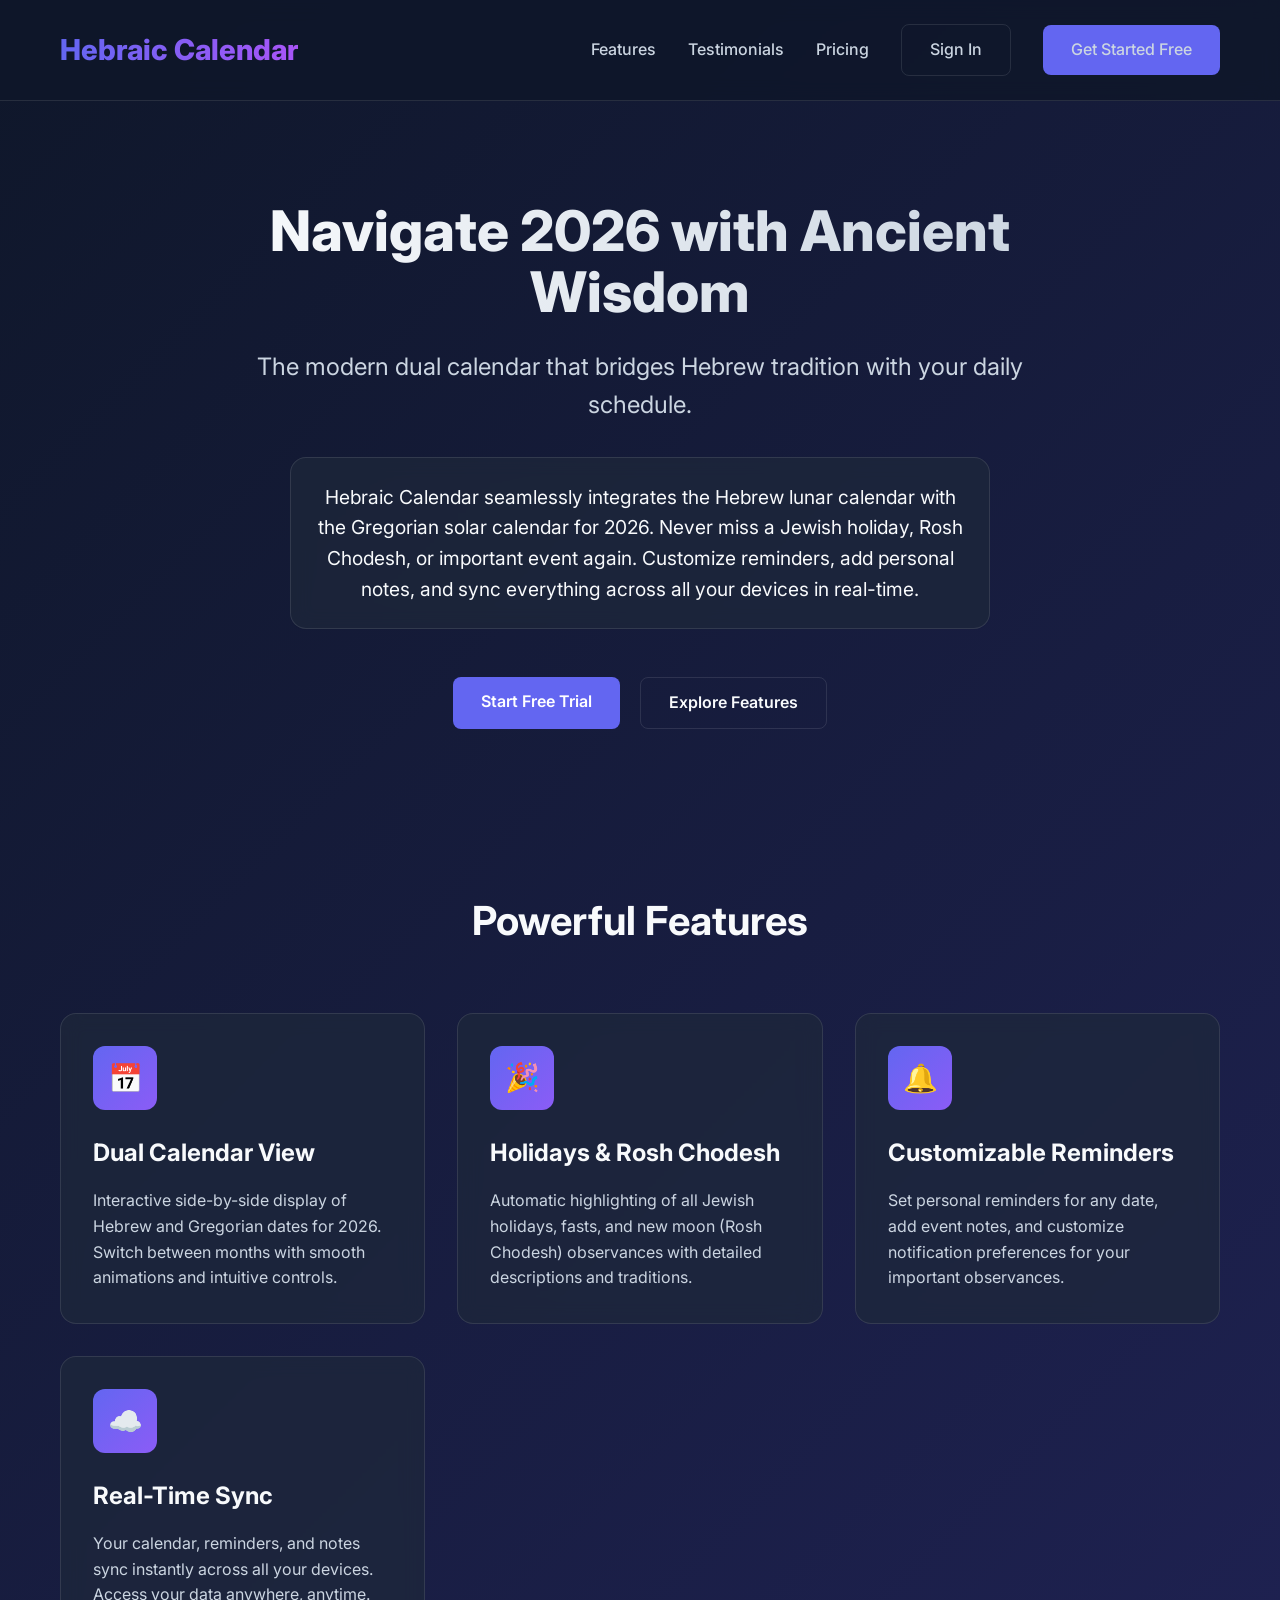
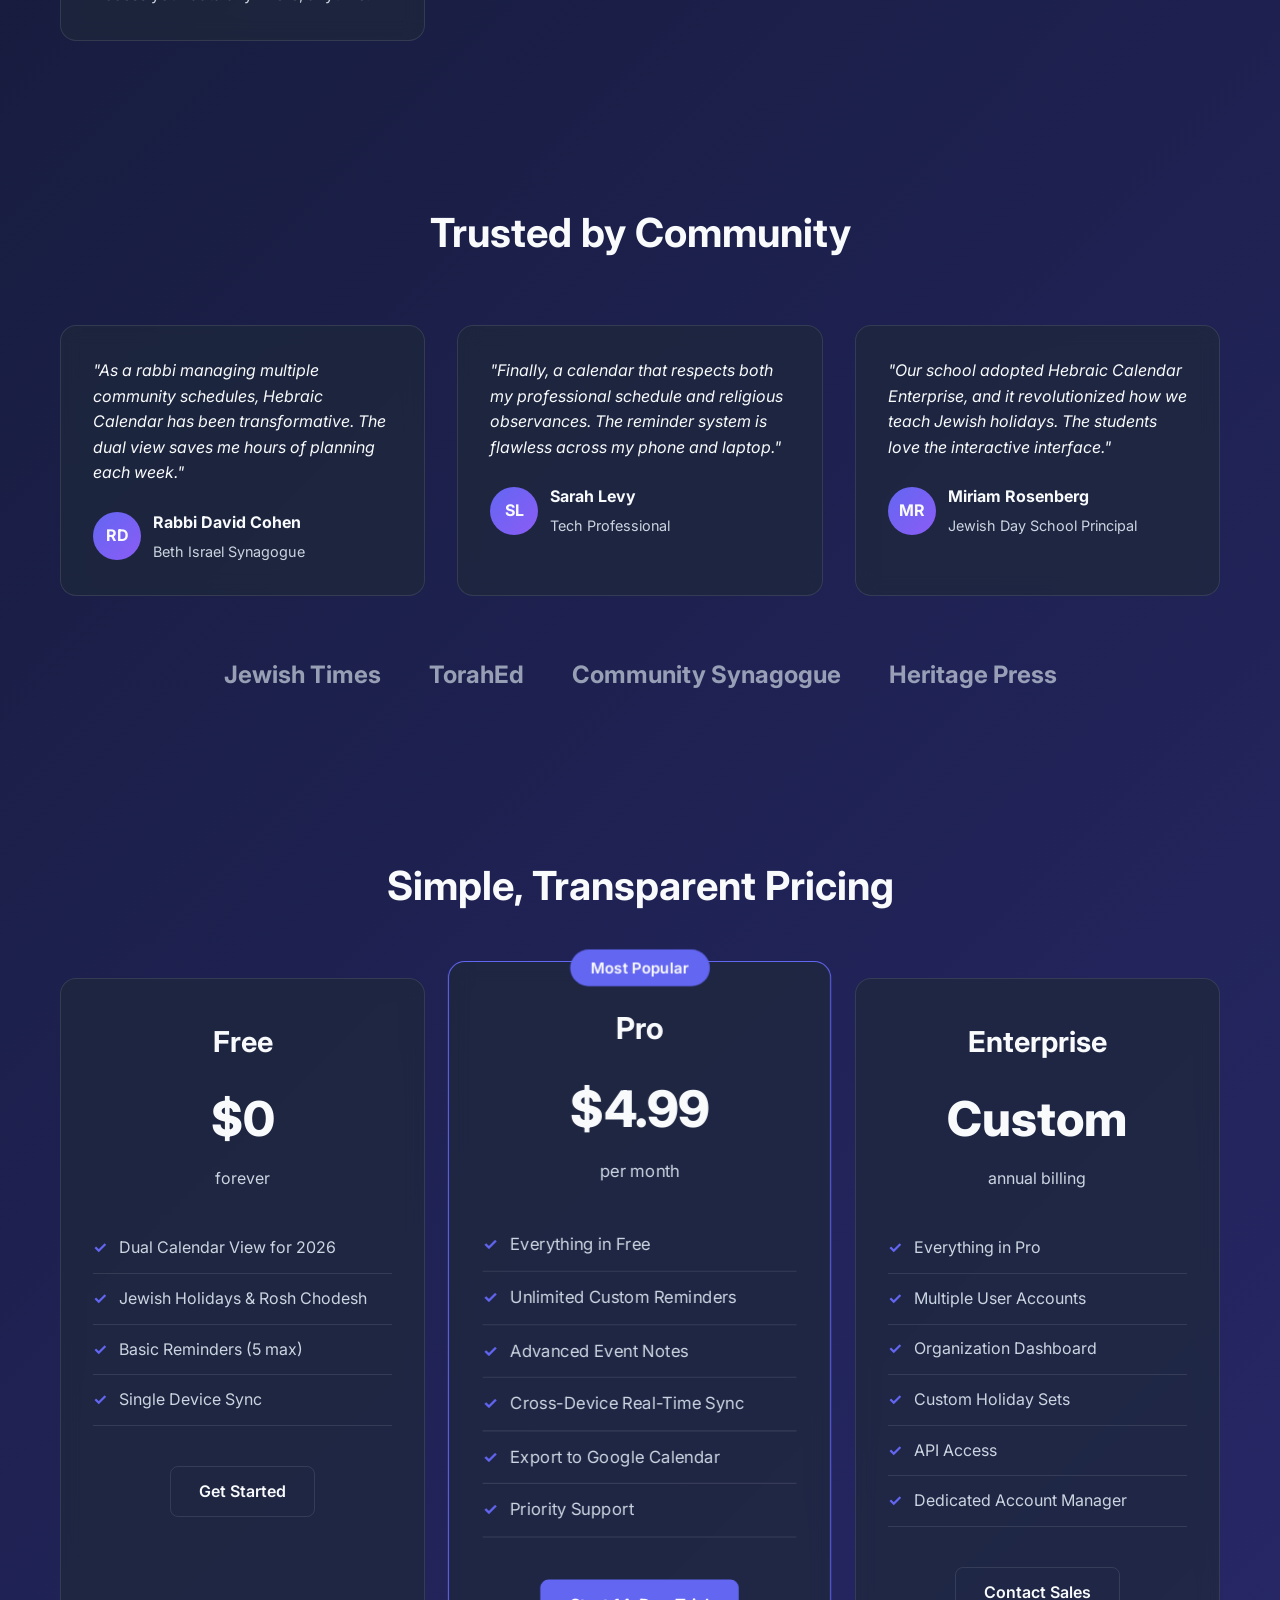
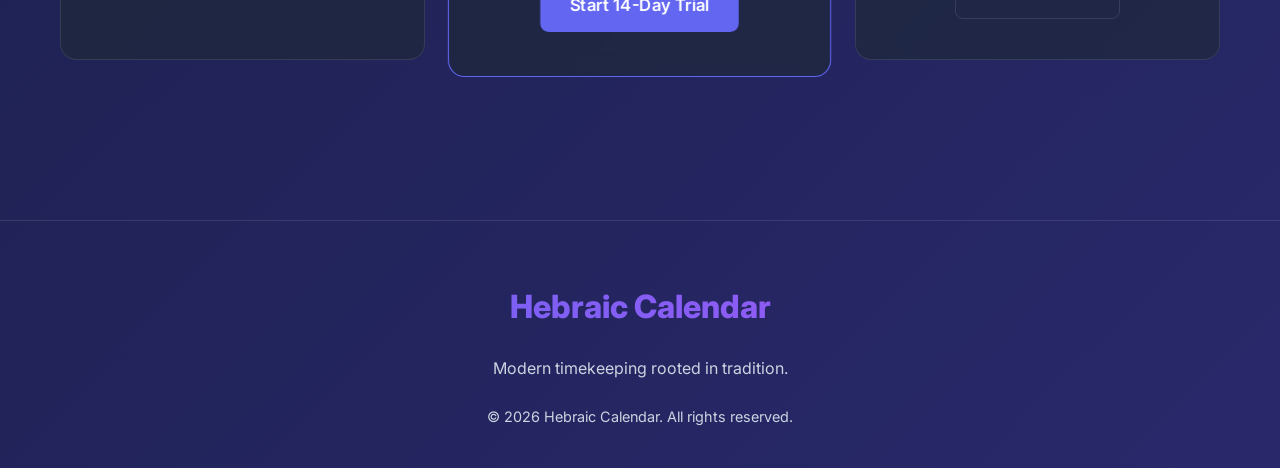
<file: index.html>
<!DOCTYPE html>
<html lang="en">
<head>
    <meta charset="UTF-8">
    <meta name="viewport" content="width=device-width, initial-scale=1.0">
    <title>Hebraic Calendar | Modern Dual Calendar for 2026</title>
    <link rel="preconnect" href="https://fonts.googleapis.com">
    <link rel="preconnect" href="https://fonts.gstatic.com" crossorigin>
    <link href="https://fonts.googleapis.com/css2?family=Inter:wght@300;400;500;600;700;800&display=swap" rel="stylesheet">
    <style>
        :root {
            --primary: #6366f1;
            --primary-dark: #4f46e5;
            --text-light: #f8fafc;
            --text-muted: #cbd5e1;
            --bg-dark: #0f172a;
            --bg-card: rgba(30, 41, 59, 0.7);
            --border-color: rgba(255, 255, 255, 0.1);
            --shadow: 0 8px 32px rgba(0, 0, 0, 0.3);
            --transition: all 0.3s ease;
        }

        * {
            margin: 0;
            padding: 0;
            box-sizing: border-box;
        }

        body {
            font-family: 'Inter', sans-serif;
            background: linear-gradient(-45deg, #0f172a, #1e1b4b, #312e81, #0f172a);
            background-size: 400% 400%;
            animation: gradientBG 15s ease infinite;
            color: var(--text-light);
            line-height: 1.6;
            min-height: 100vh;
            overflow-x: hidden;
        }

        @keyframes gradientBG {
            0% { background-position: 0% 50%; }
            50% { background-position: 100% 50%; }
            100% { background-position: 0% 50%; }
        }

        .container {
            width: 100%;
            max-width: 1200px;
            margin: 0 auto;
            padding: 0 20px;
        }

        /* Header & Navigation */
        header {
            padding: 24px 0;
            backdrop-filter: blur(10px);
            border-bottom: 1px solid var(--border-color);
            position: sticky;
            top: 0;
            z-index: 100;
            background-color: rgba(15, 23, 42, 0.85);
        }

        nav {
            display: flex;
            justify-content: space-between;
            align-items: center;
        }

        .logo {
            font-size: 1.8rem;
            font-weight: 800;
            background: linear-gradient(90deg, var(--primary), #a855f7);
            -webkit-background-clip: text;
            -webkit-text-fill-color: transparent;
        }

        .nav-links {
            display: flex;
            gap: 32px;
            align-items: center;
        }

        .nav-links a {
            color: var(--text-muted);
            text-decoration: none;
            font-weight: 500;
            transition: var(--transition);
        }

        .nav-links a:hover {
            color: var(--text-light);
        }

        .btn {
            display: inline-block;
            padding: 12px 28px;
            border-radius: 8px;
            font-weight: 600;
            text-decoration: none;
            transition: var(--transition);
            cursor: pointer;
            border: none;
            font-size: 1rem;
        }

        .btn-primary {
            background-color: var(--primary);
            color: white;
        }

        .btn-primary:hover {
            background-color: var(--primary-dark);
            transform: translateY(-2px);
            box-shadow: var(--shadow);
        }

        .btn-secondary {
            background-color: transparent;
            color: var(--text-light);
            border: 1px solid var(--border-color);
        }

        .btn-secondary:hover {
            background-color: rgba(255, 255, 255, 0.05);
            border-color: var(--primary);
        }

        /* Hero Section */
        .hero {
            padding: 100px 0 80px;
            text-align: center;
            max-width: 900px;
            margin: 0 auto;
        }

        .hero h1 {
            font-size: 3.5rem;
            font-weight: 800;
            line-height: 1.1;
            margin-bottom: 24px;
            background: linear-gradient(90deg, #f8fafc, #cbd5e1);
            -webkit-background-clip: text;
            -webkit-text-fill-color: transparent;
        }

        .tagline {
            font-size: 1.5rem;
            color: var(--text-muted);
            margin-bottom: 32px;
            font-weight: 400;
        }

        .value-prop {
            font-size: 1.2rem;
            color: var(--text-light);
            max-width: 700px;
            margin: 0 auto 48px;
            padding: 24px;
            background: var(--bg-card);
            border-radius: 16px;
            border: 1px solid var(--border-color);
            backdrop-filter: blur(10px);
        }

        .cta-buttons {
            display: flex;
            gap: 20px;
            justify-content: center;
            flex-wrap: wrap;
        }

        /* Features Section */
        .section {
            padding: 80px 0;
        }

        .section-title {
            text-align: center;
            font-size: 2.5rem;
            font-weight: 700;
            margin-bottom: 60px;
            color: var(--text-light);
        }

        .features-grid {
            display: grid;
            grid-template-columns: repeat(auto-fit, minmax(280px, 1fr));
            gap: 32px;
        }

        .feature-card {
            background: var(--bg-card);
            border-radius: 16px;
            padding: 32px;
            border: 1px solid var(--border-color);
            backdrop-filter: blur(10px);
            transition: var(--transition);
        }

        .feature-card:hover {
            transform: translateY(-8px);
            border-color: var(--primary);
            box-shadow: var(--shadow);
        }

        .feature-icon {
            width: 64px;
            height: 64px;
            background: linear-gradient(135deg, var(--primary), #8b5cf6);
            border-radius: 12px;
            display: flex;
            align-items: center;
            justify-content: center;
            margin-bottom: 24px;
            font-size: 28px;
        }

        .feature-card h3 {
            font-size: 1.5rem;
            margin-bottom: 16px;
            color: var(--text-light);
        }

        .feature-card p {
            color: var(--text-muted);
        }

        /* Social Proof */
        .testimonials {
            display: grid;
            grid-template-columns: repeat(auto-fit, minmax(300px, 1fr));
            gap: 32px;
            margin-bottom: 60px;
        }

        .testimonial-card {
            background: var(--bg-card);
            border-radius: 16px;
            padding: 32px;
            border: 1px solid var(--border-color);
            backdrop-filter: blur(10px);
        }

        .testimonial-text {
            font-style: italic;
            margin-bottom: 24px;
            color: var(--text-light);
        }

        .testimonial-author {
            display: flex;
            align-items: center;
            gap: 12px;
        }

        .author-avatar {
            width: 48px;
            height: 48px;
            border-radius: 50%;
            background: linear-gradient(135deg, var(--primary), #8b5cf6);
            display: flex;
            align-items: center;
            justify-content: center;
            font-weight: 700;
        }

        .author-info h4 {
            color: var(--text-light);
            margin-bottom: 4px;
        }

        .author-info p {
            color: var(--text-muted);
            font-size: 0.9rem;
        }

        .logos {
            display: flex;
            justify-content: center;
            align-items: center;
            gap: 48px;
            flex-wrap: wrap;
            opacity: 0.7;
        }

        .logo-item {
            font-size: 1.5rem;
            font-weight: 700;
            color: var(--text-muted);
        }

        /* Pricing Section */
        .pricing-grid {
            display: grid;
            grid-template-columns: repeat(auto-fit, minmax(300px, 1fr));
            gap: 32px;
        }

        .pricing-card {
            background: var(--bg-card);
            border-radius: 16px;
            padding: 40px 32px;
            border: 1px solid var(--border-color);
            backdrop-filter: blur(10px);
            transition: var(--transition);
            position: relative;
        }

        .pricing-card.featured {
            border-color: var(--primary);
            transform: scale(1.05);
        }

        .pricing-card:hover {
            transform: translateY(-8px);
            border-color: var(--primary);
        }

        .pricing-card.featured:hover {
            transform: scale(1.05) translateY(-8px);
        }

        .pricing-badge {
            position: absolute;
            top: -12px;
            left: 50%;
            transform: translateX(-50%);
            background: var(--primary);
            color: white;
            padding: 6px 20px;
            border-radius: 20px;
            font-size: 0.9rem;
            font-weight: 600;
        }

        .pricing-header {
            text-align: center;
            margin-bottom: 32px;
        }

        .pricing-name {
            font-size: 1.8rem;
            font-weight: 700;
            margin-bottom: 16px;
            color: var(--text-light);
        }

        .pricing-price {
            font-size: 3rem;
            font-weight: 800;
            color: var(--text-light);
            margin-bottom: 8px;
        }

        .pricing-period {
            color: var(--text-muted);
            font-size: 1rem;
        }

        .pricing-features {
            list-style: none;
            margin-bottom: 40px;
        }

        .pricing-features li {
            padding: 12px 0;
            color: var(--text-muted);
            border-bottom: 1px solid var(--border-color);
            display: flex;
            align-items: center;
            gap: 12px;
        }

        .pricing-features li:before {
            content: "✓";
            color: var(--primary);
            font-weight: 700;
        }

        .pricing-button {
            width: 100%;
            text-align: center;
        }

        /* Footer */
        footer {
            padding: 60px 0 40px;
            border-top: 1px solid var(--border-color);
            margin-top: 80px;
        }

        .footer-content {
            text-align: center;
            color: var(--text-muted);
        }

        .copyright {
            margin-top: 24px;
            font-size: 0.9rem;
        }

        /* Responsive */
        @media (max-width: 768px) {
            .hero h1 {
                font-size: 2.5rem;
            }
            
            .tagline {
                font-size: 1.2rem;
            }
            
            .nav-links {
                gap: 20px;
            }
            
            .section-title {
                font-size: 2rem;
            }
            
            .pricing-card.featured {
                transform: none;
            }
            
            .pricing-card.featured:hover {
                transform: translateY(-8px);
            }
        }

        @media (max-width: 576px) {
            .nav-links {
                flex-direction: column;
                gap: 16px;
                width: 100%;
            }
            
            .hero {
                padding: 60px 0 40px;
            }
            
            .cta-buttons {
                flex-direction: column;
                align-items: center;
            }
            
            .btn {
                width: 100%;
                max-width: 280px;
            }
        }
    </style>
</head>
<body>
    <!-- Header -->
    <header>
        <div class="container">
            <nav>
                <div class="logo">Hebraic Calendar</div>
                <div class="nav-links">
                    <a href="#features">Features</a>
                    <a href="#testimonials">Testimonials</a>
                    <a href="#pricing">Pricing</a>
                    <a href="auth.html" class="btn btn-secondary">Sign In</a>
                    <a href="auth.html" class="btn btn-primary">Get Started Free</a>
                </div>
            </nav>
        </div>
    </header>

    <!-- Hero Section -->
    <section class="hero">
        <div class="container">
            <h1>Navigate 2026 with Ancient Wisdom</h1>
            <p class="tagline">The modern dual calendar that bridges Hebrew tradition with your daily schedule.</p>
            <div class="value-prop">
                Hebraic Calendar seamlessly integrates the Hebrew lunar calendar with the Gregorian solar calendar for 2026. Never miss a Jewish holiday, Rosh Chodesh, or important event again. Customize reminders, add personal notes, and sync everything across all your devices in real-time.
            </div>
            <div class="cta-buttons">
                <a href="auth.html" class="btn btn-primary">Start Free Trial</a>
                <a href="#features" class="btn btn-secondary">Explore Features</a>
            </div>
        </div>
    </section>

    <!-- Features Section -->
    <section id="features" class="section">
        <div class="container">
            <h2 class="section-title">Powerful Features</h2>
            <div class="features-grid">
                <div class="feature-card">
                    <div class="feature-icon">📅</div>
                    <h3>Dual Calendar View</h3>
                    <p>Interactive side-by-side display of Hebrew and Gregorian dates for 2026. Switch between months with smooth animations and intuitive controls.</p>
                </div>
                <div class="feature-card">
                    <div class="feature-icon">🎉</div>
                    <h3>Holidays & Rosh Chodesh</h3>
                    <p>Automatic highlighting of all Jewish holidays, fasts, and new moon (Rosh Chodesh) observances with detailed descriptions and traditions.</p>
                </div>
                <div class="feature-card">
                    <div class="feature-icon">🔔</div>
                    <h3>Customizable Reminders</h3>
                    <p>Set personal reminders for any date, add event notes, and customize notification preferences for your important observances.</p>
                </div>
                <div class="feature-card">
                    <div class="feature-icon">☁️</div>
                    <h3>Real-Time Sync</h3>
                    <p>Your calendar, reminders, and notes sync instantly across all your devices. Access your data anywhere, anytime.</p>
                </div>
            </div>
        </div>
    </section>

    <!-- Social Proof -->
    <section id="testimonials" class="section">
        <div class="container">
            <h2 class="section-title">Trusted by Community</h2>
            <div class="testimonials">
                <div class="testimonial-card">
                    <p class="testimonial-text">"As a rabbi managing multiple community schedules, Hebraic Calendar has been transformative. The dual view saves me hours of planning each week."</p>
                    <div class="testimonial-author">
                        <div class="author-avatar">RD</div>
                        <div class="author-info">
                            <h4>Rabbi David Cohen</h4>
                            <p>Beth Israel Synagogue</p>
                        </div>
                    </div>
                </div>
                <div class="testimonial-card">
                    <p class="testimonial-text">"Finally, a calendar that respects both my professional schedule and religious observances. The reminder system is flawless across my phone and laptop."</p>
                    <div class="testimonial-author">
                        <div class="author-avatar">SL</div>
                        <div class="author-info">
                            <h4>Sarah Levy</h4>
                            <p>Tech Professional</p>
                        </div>
                    </div>
                </div>
                <div class="testimonial-card">
                    <p class="testimonial-text">"Our school adopted Hebraic Calendar Enterprise, and it revolutionized how we teach Jewish holidays. The students love the interactive interface."</p>
                    <div class="testimonial-author">
                        <div class="author-avatar">MR</div>
                        <div class="author-info">
                            <h4>Miriam Rosenberg</h4>
                            <p>Jewish Day School Principal</p>
                        </div>
                    </div>
                </div>
            </div>
            <div class="logos">
                <div class="logo-item">Jewish Times</div>
                <div class="logo-item">TorahEd</div>
                <div class="logo-item">Community Synagogue</div>
                <div class="logo-item">Heritage Press</div>
            </div>
        </div>
    </section>

    <!-- Pricing Section -->
    <section id="pricing" class="section">
        <div class="container">
            <h2 class="section-title">Simple, Transparent Pricing</h2>
            <div class="pricing-grid">
                <div class="pricing-card">
                    <div class="pricing-header">
                        <h3 class="pricing-name">Free</h3>
                        <div class="pricing-price">$0</div>
                        <p class="pricing-period">forever</p>
                    </div>
                    <ul class="pricing-features">
                        <li>Dual Calendar View for 2026</li>
                        <li>Jewish Holidays & Rosh Chodesh</li>
                        <li>Basic Reminders (5 max)</li>
                        <li>Single Device Sync</li>
                    </ul>
                    <div class="pricing-button">
                        <a href="auth.html" class="btn btn-secondary">Get Started</a>
                    </div>
                </div>
                <div class="pricing-card featured">
                    <div class="pricing-badge">Most Popular</div>
                    <div class="pricing-header">
                        <h3 class="pricing-name">Pro</h3>
                        <div class="pricing-price">$4.99</div>
                        <p class="pricing-period">per month</p>
                    </div>
                    <ul class="pricing-features">
                        <li>Everything in Free</li>
                        <li>Unlimited Custom Reminders</li>
                        <li>Advanced Event Notes</li>
                        <li>Cross-Device Real-Time Sync</li>
                        <li>Export to Google Calendar</li>
                        <li>Priority Support</li>
                    </ul>
                    <div class="pricing-button">
                        <a href="auth.html" class="btn btn-primary">Start 14-Day Trial</a>
                    </div>
                </div>
                <div class="pricing-card">
                    <div class="pricing-header">
                        <h3 class="pricing-name">Enterprise</h3>
                        <div class="pricing-price">Custom</div>
                        <p class="pricing-period">annual billing</p>
                    </div>
                    <ul class="pricing-features">
                        <li>Everything in Pro</li>
                        <li>Multiple User Accounts</li>
                        <li>Organization Dashboard</li>
                        <li>Custom Holiday Sets</li>
                        <li>API Access</li>
                        <li>Dedicated Account Manager</li>
                    </ul>
                    <div class="pricing-button">
                        <a href="auth.html" class="btn btn-secondary">Contact Sales</a>
                    </div>
                </div>
            </div>
        </div>
    </section>

    <!-- Footer -->
    <footer>
        <div class="container">
            <div class="footer-content">
                <div class="logo" style="font-size: 2rem; margin-bottom: 24px;">Hebraic Calendar</div>
                <p>Modern timekeeping rooted in tradition.</p>
                <div class="copyright">
                    &copy; 2026 Hebraic Calendar. All rights reserved.
                </div>
            </div>
        </div>
    </footer>
</body>
</html>
</file>
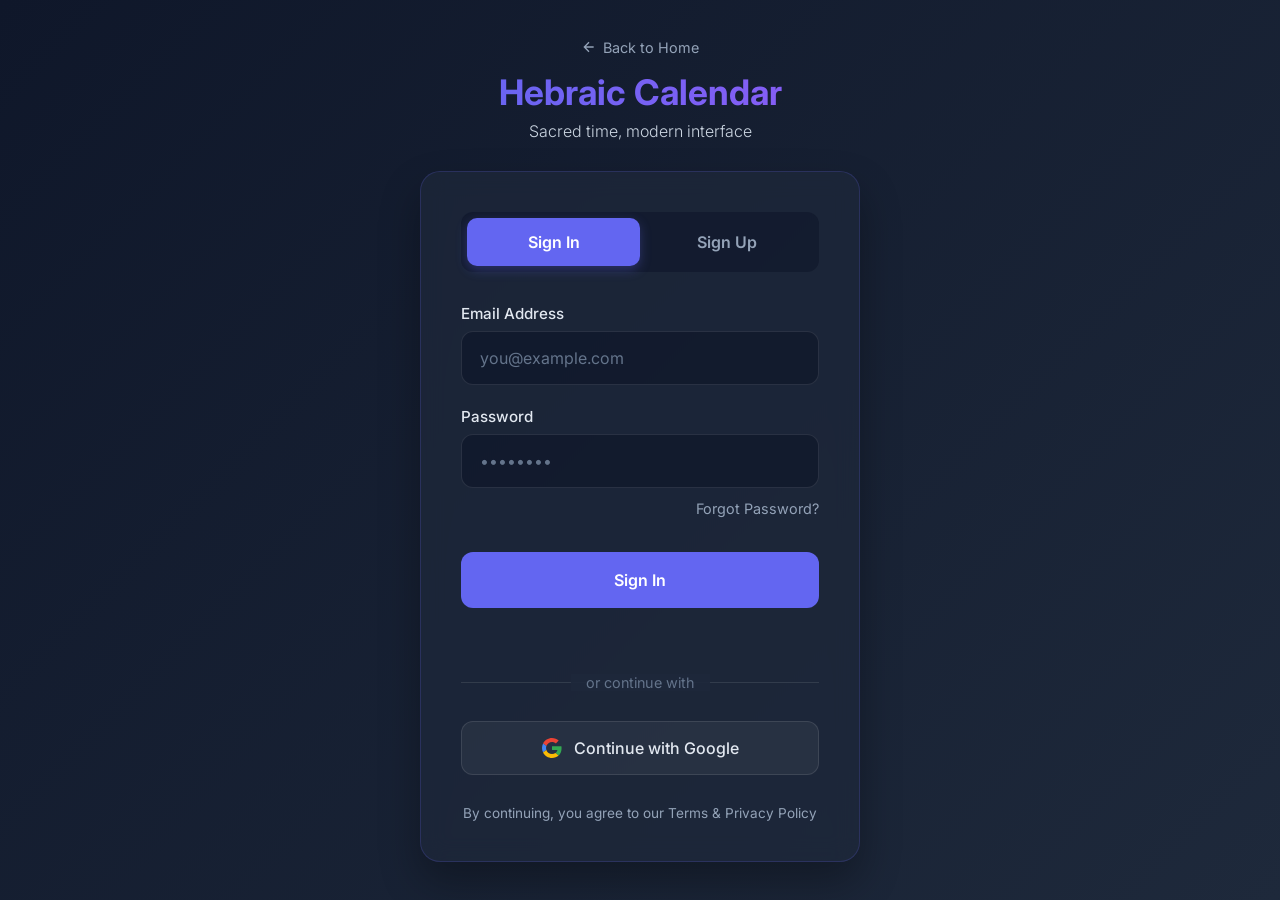
<file: auth.html>
<!DOCTYPE html>
<html lang="en">
<head>
    <meta charset="UTF-8">
    <meta name="viewport" content="width=device-width, initial-scale=1.0">
    <title>Hebraic Calendar | Authentication</title>
    <link rel="preconnect" href="https://fonts.googleapis.com">
    <link rel="preconnect" href="https://fonts.gstatic.com" crossorigin>
    <link href="https://fonts.googleapis.com/css2?family=Inter:wght@300;400;500;600;700&display=swap" rel="stylesheet">
    <style>
        * {
            margin: 0;
            padding: 0;
            box-sizing: border-box;
            font-family: 'Inter', sans-serif;
        }

        body {
            background: linear-gradient(135deg, #0f172a 0%, #1e293b 100%);
            color: #f1f5f9;
            min-height: 100vh;
            display: flex;
            align-items: center;
            justify-content: center;
            padding: 20px;
        }

        .container {
            width: 100%;
            max-width: 440px;
        }

        .header {
            text-align: center;
            margin-bottom: 30px;
        }

        .back-link {
            color: #94a3b8;
            text-decoration: none;
            font-size: 0.9rem;
            display: inline-flex;
            align-items: center;
            gap: 6px;
            margin-bottom: 15px;
            transition: color 0.2s;
        }

        .back-link:hover {
            color: #6366f1;
        }

        .logo {
            font-size: 2.2rem;
            font-weight: 700;
            background: linear-gradient(90deg, #6366f1, #8b5cf6);
            -webkit-background-clip: text;
            background-clip: text;
            color: transparent;
            margin-bottom: 8px;
        }

        .tagline {
            color: #cbd5e1;
            font-weight: 300;
            font-size: 1rem;
        }

        .card {
            background: rgba(30, 41, 59, 0.7);
            backdrop-filter: blur(12px);
            -webkit-backdrop-filter: blur(12px);
            border-radius: 20px;
            border: 1px solid rgba(99, 102, 241, 0.2);
            padding: 40px;
            box-shadow: 0 20px 40px rgba(0, 0, 0, 0.3);
        }

        .tabs {
            display: flex;
            background: rgba(15, 23, 42, 0.6);
            border-radius: 12px;
            padding: 6px;
            margin-bottom: 32px;
        }

        .tab {
            flex: 1;
            text-align: center;
            padding: 14px;
            border-radius: 10px;
            font-weight: 600;
            cursor: pointer;
            transition: all 0.3s ease;
            color: #94a3b8;
        }

        .tab.active {
            background: #6366f1;
            color: white;
            box-shadow: 0 4px 12px rgba(99, 102, 241, 0.3);
        }

        .form-container {
            position: relative;
            min-height: 340px;
        }

        .form {
            position: absolute;
            top: 0;
            left: 0;
            width: 100%;
            opacity: 0;
            pointer-events: none;
            transform: translateX(10px);
            transition: opacity 0.4s ease, transform 0.4s ease;
        }

        .form.active {
            opacity: 1;
            pointer-events: all;
            transform: translateX(0);
        }

        .form-group {
            margin-bottom: 22px;
        }

        .form-label {
            display: block;
            margin-bottom: 8px;
            font-weight: 500;
            color: #e2e8f0;
            font-size: 0.95rem;
        }

        .form-input {
            width: 100%;
            padding: 16px 18px;
            background: rgba(15, 23, 42, 0.7);
            border: 1px solid rgba(255, 255, 255, 0.1);
            border-radius: 12px;
            color: #f8fafc;
            font-size: 1rem;
            transition: border 0.3s, box-shadow 0.3s;
        }

        .form-input:focus {
            outline: none;
            border-color: #6366f1;
            box-shadow: 0 0 0 3px rgba(99, 102, 241, 0.2);
        }

        .form-input::placeholder {
            color: #64748b;
        }

        .forgot-link {
            display: block;
            text-align: right;
            color: #94a3b8;
            text-decoration: none;
            font-size: 0.9rem;
            margin-top: -10px;
            margin-bottom: 25px;
            transition: color 0.2s;
        }

        .forgot-link:hover {
            color: #6366f1;
        }

        .submit-btn {
            width: 100%;
            padding: 18px;
            background: #6366f1;
            color: white;
            border: none;
            border-radius: 12px;
            font-weight: 600;
            font-size: 1rem;
            cursor: pointer;
            transition: background 0.3s, transform 0.2s, box-shadow 0.3s;
            margin-top: 10px;
        }

        .submit-btn:hover {
            background: #4f46e5;
            transform: translateY(-2px);
            box-shadow: 0 8px 20px rgba(99, 102, 241, 0.3);
        }

        .submit-btn:active {
            transform: translateY(0);
        }

        .divider {
            text-align: center;
            margin: 30px 0;
            position: relative;
            color: #64748b;
            font-size: 0.9rem;
        }

        .divider::before {
            content: '';
            position: absolute;
            top: 50%;
            left: 0;
            right: 0;
            height: 1px;
            background: rgba(255, 255, 255, 0.1);
            z-index: 1;
        }

        .divider span {
            background: rgba(30, 41, 59, 0.9);
            padding: 0 15px;
            position: relative;
            z-index: 2;
        }

        .google-btn {
            width: 100%;
            padding: 16px;
            background: rgba(255, 255, 255, 0.05);
            border: 1px solid rgba(255, 255, 255, 0.1);
            border-radius: 12px;
            color: #e2e8f0;
            font-weight: 500;
            font-size: 1rem;
            cursor: pointer;
            display: flex;
            align-items: center;
            justify-content: center;
            gap: 12px;
            transition: background 0.3s, border 0.3s;
        }

        .google-btn:hover {
            background: rgba(255, 255, 255, 0.1);
            border-color: rgba(255, 255, 255, 0.2);
        }

        .google-icon {
            width: 20px;
            height: 20px;
            background: url('data:image/svg+xml;utf8,<svg xmlns="http://www.w3.org/2000/svg" viewBox="0 0 48 48"><path fill="%23EA4335" d="M24 9.5c3.54 0 6.71 1.22 9.21 3.6l6.85-6.85C35.9 2.38 30.47 0 24 0 14.62 0 6.51 5.38 2.56 13.22l7.98 6.19C12.43 13.72 17.74 9.5 24 9.5z"/><path fill="%2334A853" d="M46.98 24.55c0-1.57-.15-3.09-.38-4.55H24v9.02h12.94c-.58 2.96-2.26 5.48-4.78 7.18l7.73 6c4.51-4.18 7.09-10.36 7.09-17.65z"/><path fill="%234285F4" d="M10.53 28.59c-.48-1.45-.76-2.99-.76-4.59s.27-3.14.76-4.59l-7.98-6.19C.92 16.46 0 20.12 0 24c0 3.88.92 7.54 2.56 10.78l7.97-6.19z"/><path fill="%23FBBC05" d="M24 48c6.48 0 11.93-2.13 15.89-5.81l-7.73-6c-2.15 1.45-4.92 2.3-8.16 2.3-6.26 0-11.57-4.22-13.47-9.91l-7.98 6.19C6.51 42.62 14.62 48 24 48z"/></svg>') no-repeat center;
            background-size: contain;
        }

        .footer {
            text-align: center;
            margin-top: 30px;
            color: #94a3b8;
            font-size: 0.85rem;
        }

        @media (max-width: 480px) {
            .card {
                padding: 30px 25px;
            }
            .container {
                padding: 10px;
            }
        }
    </style>
</head>
<body>
    <div class="container">
        <div class="header">
            <a href="index.html" class="back-link">
                <svg width="16" height="16" viewBox="0 0 24 24" fill="none" stroke="currentColor" stroke-width="2">
                    <path d="M19 12H5M12 19l-7-7 7-7"/>
                </svg>
                Back to Home
            </a>
            <h1 class="logo">Hebraic Calendar</h1>
            <p class="tagline">Sacred time, modern interface</p>
        </div>

        <div class="card">
            <div class="tabs">
                <div class="tab active" data-tab="signin">Sign In</div>
                <div class="tab" data-tab="signup">Sign Up</div>
            </div>

            <div class="form-container">
                <!-- Sign In Form -->
                <form id="signin-form" class="form active">
                    <div class="form-group">
                        <label class="form-label" for="signin-email">Email Address</label>
                        <input type="email" id="signin-email" class="form-input" placeholder="you@example.com" required>
                    </div>
                    <div class="form-group">
                        <label class="form-label" for="signin-password">Password</label>
                        <input type="password" id="signin-password" class="form-input" placeholder="••••••••" required>
                    </div>
                    <a href="#" class="forgot-link">Forgot Password?</a>
                    <button type="submit" class="submit-btn">Sign In</button>
                </form>

                <!-- Sign Up Form -->
                <form id="signup-form" class="form">
                    <div class="form-group">
                        <label class="form-label" for="signup-name">Full Name</label>
                        <input type="text" id="signup-name" class="form-input" placeholder="John Doe" required>
                    </div>
                    <div class="form-group">
                        <label class="form-label" for="signup-email">Email Address</label>
                        <input type="email" id="signup-email" class="form-input" placeholder="you@example.com" required>
                    </div>
                    <div class="form-group">
                        <label class="form-label" for="signup-password">Password</label>
                        <input type="password" id="signup-password" class="form-input" placeholder="••••••••" required>
                    </div>
                    <div class="form-group">
                        <label class="form-label" for="signup-confirm">Confirm Password</label>
                        <input type="password" id="signup-confirm" class="form-input" placeholder="••••••••" required>
                    </div>
                    <button type="submit" class="submit-btn">Create Account</button>
                </form>
            </div>

            <div class="divider">
                <span>or continue with</span>
            </div>

            <button class="google-btn">
                <div class="google-icon"></div>
                Continue with Google
            </button>

            <div class="footer">
                <p>By continuing, you agree to our Terms & Privacy Policy</p>
            </div>
        </div>
    </div>

    <script>
        document.addEventListener('DOMContentLoaded', function() {
            const tabs = document.querySelectorAll('.tab');
            const forms = document.querySelectorAll('.form');

            // Tab switching
            tabs.forEach(tab => {
                tab.addEventListener('click', function() {
                    const targetTab = this.getAttribute('data-tab');

                    // Update active tab
                    tabs.forEach(t => t.classList.remove('active'));
                    this.classList.add('active');

                    // Show corresponding form
                    forms.forEach(form => {
                        form.classList.remove('active');
                        if (form.id === `${targetTab}-form`) {
                            form.classList.add('active');
                        }
                    });
                });
            });

            // Mock Sign In
            document.getElementById('signin-form').addEventListener('submit', function(e) {
                e.preventDefault();
                const email = document.getElementById('signin-email').value;
                const password = document.getElementById('signin-password').value;

                // Simple validation
                if (!email || !password) {
                    alert('Please fill in all fields.');
                    return;
                }

                // Mock authentication
                localStorage.setItem('authToken', 'mock-token-' + Date.now());
                alert('Sign in successful! Redirecting...');
                window.location.href = 'app.html';
            });

            // Mock Sign Up
            document.getElementById('signup-form').addEventListener('submit', function(e) {
                e.preventDefault();
                const name = document.getElementById('signup-name').value;
                const email = document.getElementById('signup-email').value;
                const password = document.getElementById('signup-password').value;
                const confirm = document.getElementById('signup-confirm').value;

                // Validation
                if (!name || !email || !password || !confirm) {
                    alert('Please fill in all fields.');
                    return;
                }

                if (password !== confirm) {
                    alert('Passwords do not match.');
                    return;
                }

                if (password.length < 6) {
                    alert('Password must be at least 6 characters.');
                    return;
                }

                // Mock registration
                localStorage.setItem('authToken', 'mock-token-' + Date.now());
                localStorage.setItem('userName', name);
                alert('Account created successfully! Redirecting...');
                window.location.href = 'app.html';
            });

            // Google button (visual only)
            document.querySelector('.google-btn').addEventListener('click', function() {
                alert('Google authentication is for demonstration only.');
            });

            // Forgot password link
            document.querySelector('.forgot-link').addEventListener('click', function(e) {
                e.preventDefault();
                alert('A password reset link would be sent to your email.');
            });
        });
    </script>
</body>
</html>
</file>
